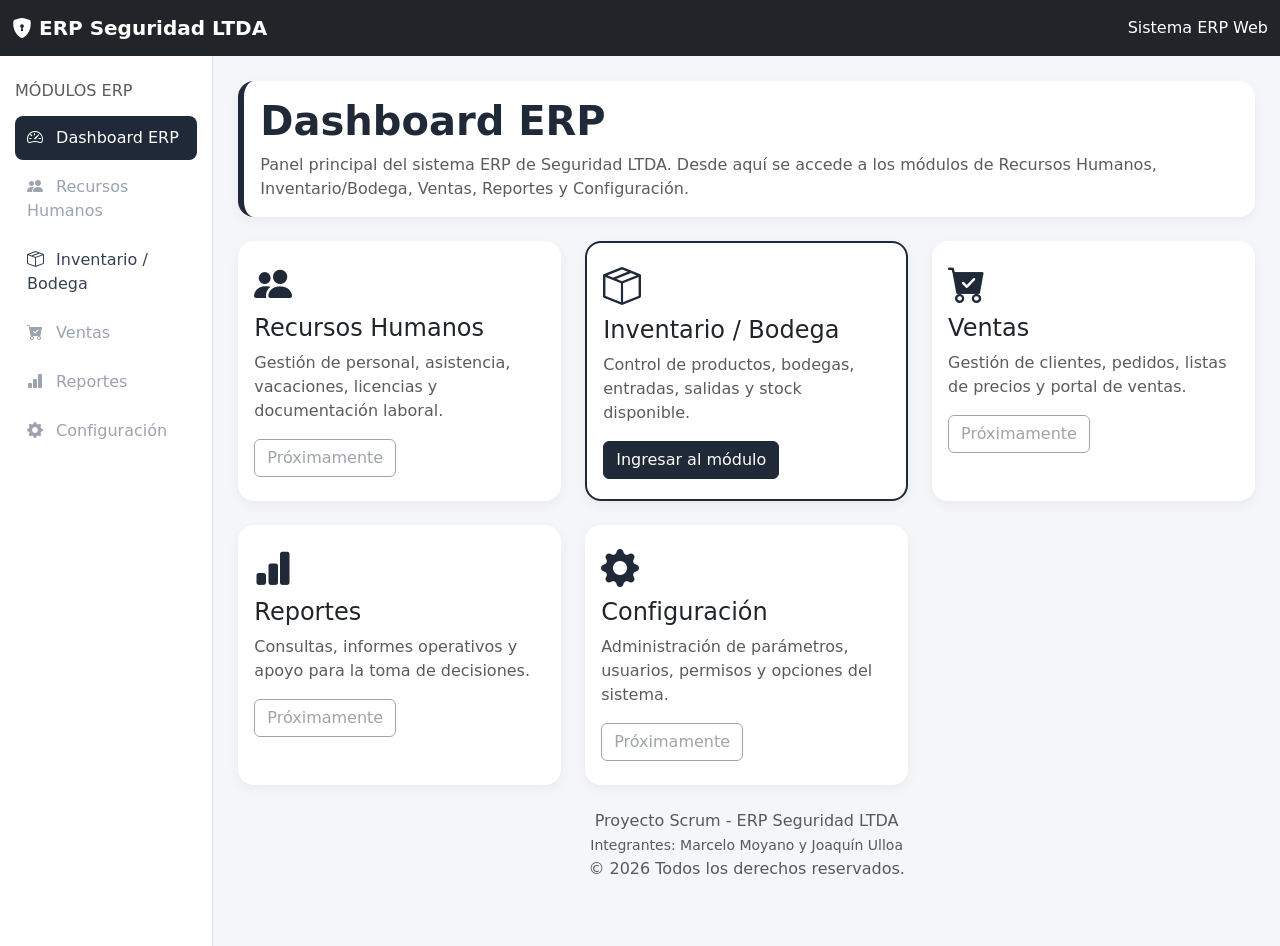
<file: index.html>
<!DOCTYPE html>
<html lang="es">
<head>
  <meta charset="UTF-8">
  <meta name="viewport" content="width=device-width, initial-scale=1.0">

  <title>ERP Seguridad LTDA - Dashboard</title>

  <!-- Bootstrap -->
  <link 
    href="https://cdn.jsdelivr.net/npm/bootstrap@5.3.3/dist/css/bootstrap.min.css" 
    rel="stylesheet"
  >

  <!-- Bootstrap Icons -->
  <link 
    href="https://cdn.jsdelivr.net/npm/bootstrap-icons@1.11.3/font/bootstrap-icons.css" 
    rel="stylesheet"
  >

  <!-- CSS propio -->
  <link rel="stylesheet" href="assets/css/estilos.css">
</head>

<body>

  <!-- NAVBAR SUPERIOR -->
  <nav class="navbar navbar-expand-lg navbar-dark bg-dark fixed-top">
    <div class="container-fluid">
      <a class="navbar-brand fw-bold" href="index.html">
        <i class="bi bi-shield-lock-fill"></i>
        ERP Seguridad LTDA
      </a>

      <span class="navbar-text text-white">
        Sistema ERP Web
      </span>
    </div>
  </nav>

  <div class="container-fluid">
    <div class="row">

      <!-- MENÚ LATERAL -->
      <aside class="col-md-3 col-lg-2 sidebar">
        <h6 class="text-uppercase text-muted mb-3">Módulos ERP</h6>

        <ul class="nav flex-column">

          <li class="nav-item">
            <a class="nav-link active" href="index.html">
              <i class="bi bi-speedometer2"></i>
              Dashboard ERP
            </a>
          </li>

          <li class="nav-item">
            <a class="nav-link disabled" href="#">
              <i class="bi bi-people-fill"></i>
              Recursos Humanos
            </a>
          </li>

          <li class="nav-item">
            <a class="nav-link" href="bodega.html">
              <i class="bi bi-box-seam"></i>
              Inventario / Bodega
            </a>
          </li>

          <li class="nav-item">
            <a class="nav-link disabled" href="#">
              <i class="bi bi-cart-check-fill"></i>
              Ventas
            </a>
          </li>

          <li class="nav-item">
            <a class="nav-link disabled" href="#">
              <i class="bi bi-bar-chart-fill"></i>
              Reportes
            </a>
          </li>

          <li class="nav-item">
            <a class="nav-link disabled" href="#">
              <i class="bi bi-gear-fill"></i>
              Configuración
            </a>
          </li>

        </ul>
      </aside>

      <!-- CONTENIDO PRINCIPAL -->
      <main class="col-md-9 col-lg-10 contenido-principal">

        <!-- ENCABEZADO -->
        <section class="mb-4">
          <div class="card tarjeta-principal">
            <div class="card-body">
              <h1 class="titulo-principal">Dashboard ERP</h1>

              <p class="text-muted mb-0">
                Panel principal del sistema ERP de Seguridad LTDA. 
                Desde aquí se accede a los módulos de Recursos Humanos, Inventario/Bodega, Ventas, Reportes y Configuración.
              </p>
            </div>
          </div>
        </section>

        <!-- TARJETAS DE MÓDULOS -->
        <section class="row g-4">

          <!-- Recursos Humanos -->
          <div class="col-md-6 col-xl-4">
            <div class="card tarjeta-modulo">
              <div class="card-body">
                <i class="bi bi-people-fill icono-modulo"></i>
                <h4>Recursos Humanos</h4>
                <p class="text-muted">
                  Gestión de personal, asistencia, vacaciones, licencias y documentación laboral.
                </p>
                <button class="btn btn-outline-secondary" disabled>
                  Próximamente
                </button>
              </div>
            </div>
          </div>

          <!-- Inventario / Bodega -->
          <div class="col-md-6 col-xl-4">
            <div class="card tarjeta-modulo modulo-activo">
              <div class="card-body">
                <i class="bi bi-box-seam icono-modulo"></i>
                <h4>Inventario / Bodega</h4>
                <p class="text-muted">
                  Control de productos, bodegas, entradas, salidas y stock disponible.
                </p>
                <a href="bodega.html" class="btn btn-primary">
                  Ingresar al módulo
                </a>
              </div>
            </div>
          </div>

          <!-- Ventas -->
          <div class="col-md-6 col-xl-4">
            <div class="card tarjeta-modulo">
              <div class="card-body">
                <i class="bi bi-cart-check-fill icono-modulo"></i>
                <h4>Ventas</h4>
                <p class="text-muted">
                  Gestión de clientes, pedidos, listas de precios y portal de ventas.
                </p>
                <button class="btn btn-outline-secondary" disabled>
                  Próximamente
                </button>
              </div>
            </div>
          </div>

          <!-- Reportes -->
          <div class="col-md-6 col-xl-4">
            <div class="card tarjeta-modulo">
              <div class="card-body">
                <i class="bi bi-bar-chart-fill icono-modulo"></i>
                <h4>Reportes</h4>
                <p class="text-muted">
                  Consultas, informes operativos y apoyo para la toma de decisiones.
                </p>
                <button class="btn btn-outline-secondary" disabled>
                  Próximamente
                </button>
              </div>
            </div>
          </div>

          <!-- Configuración -->
          <div class="col-md-6 col-xl-4">
            <div class="card tarjeta-modulo">
              <div class="card-body">
                <i class="bi bi-gear-fill icono-modulo"></i>
                <h4>Configuración</h4>
                <p class="text-muted">
                  Administración de parámetros, usuarios, permisos y opciones del sistema.
                </p>
                <button class="btn btn-outline-secondary" disabled>
                  Próximamente
                </button>
              </div>
            </div>
          </div>

        </section>

        <!-- PIE -->
        <footer class="text-center text-muted py-4">
          <p class="mb-0">
            Proyecto Scrum - ERP Seguridad LTDA
          </p>
          <small>
            Integrantes: Marcelo Moyano y Joaquín Ulloa
          </small>
          <p>&copy; 2026 Todos los derechos reservados.</p>
        </footer>

      </main>
    </div>
  </div>

  <!-- Bootstrap JS -->
  <script 
    src="https://cdn.jsdelivr.net/npm/bootstrap@5.3.3/dist/js/bootstrap.bundle.min.js">
  </script>

  <!-- JS propio -->
  <script src="assets/js/app.js"></script>
</body>
</html>
</file>
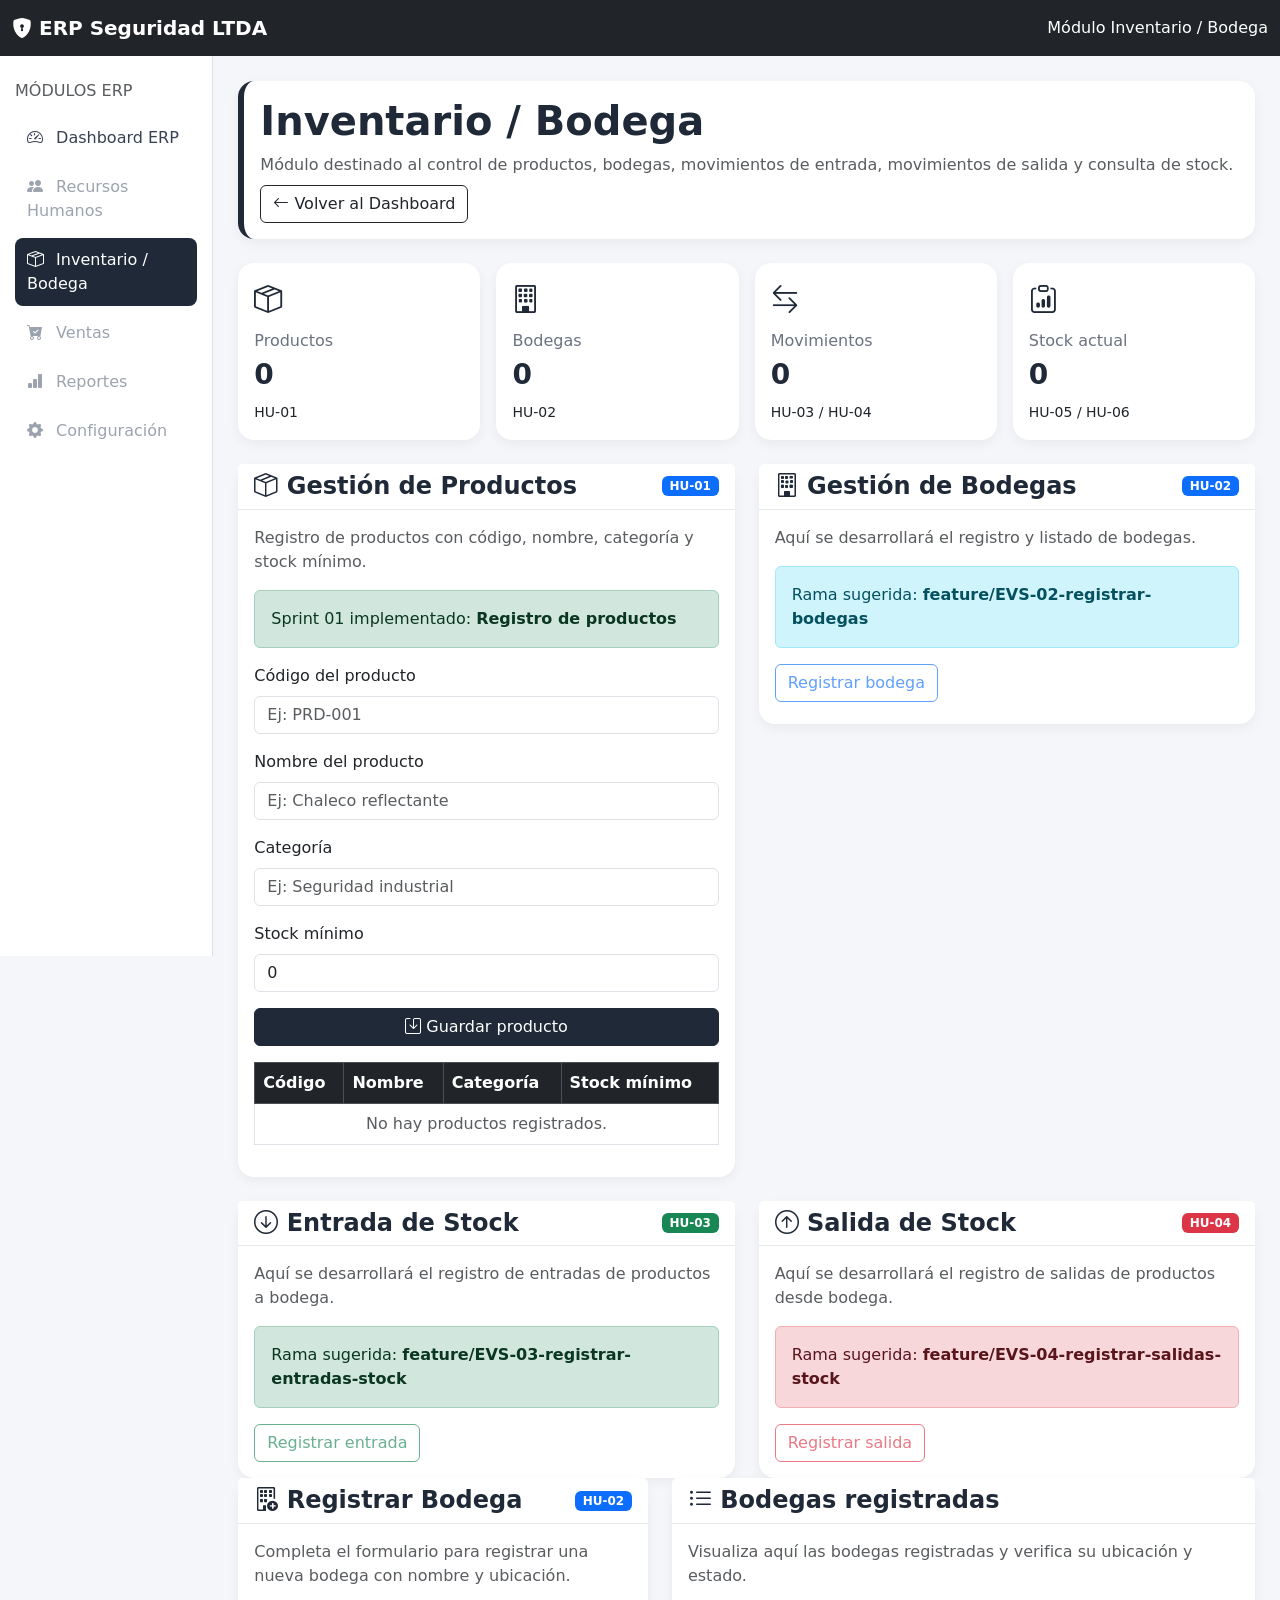
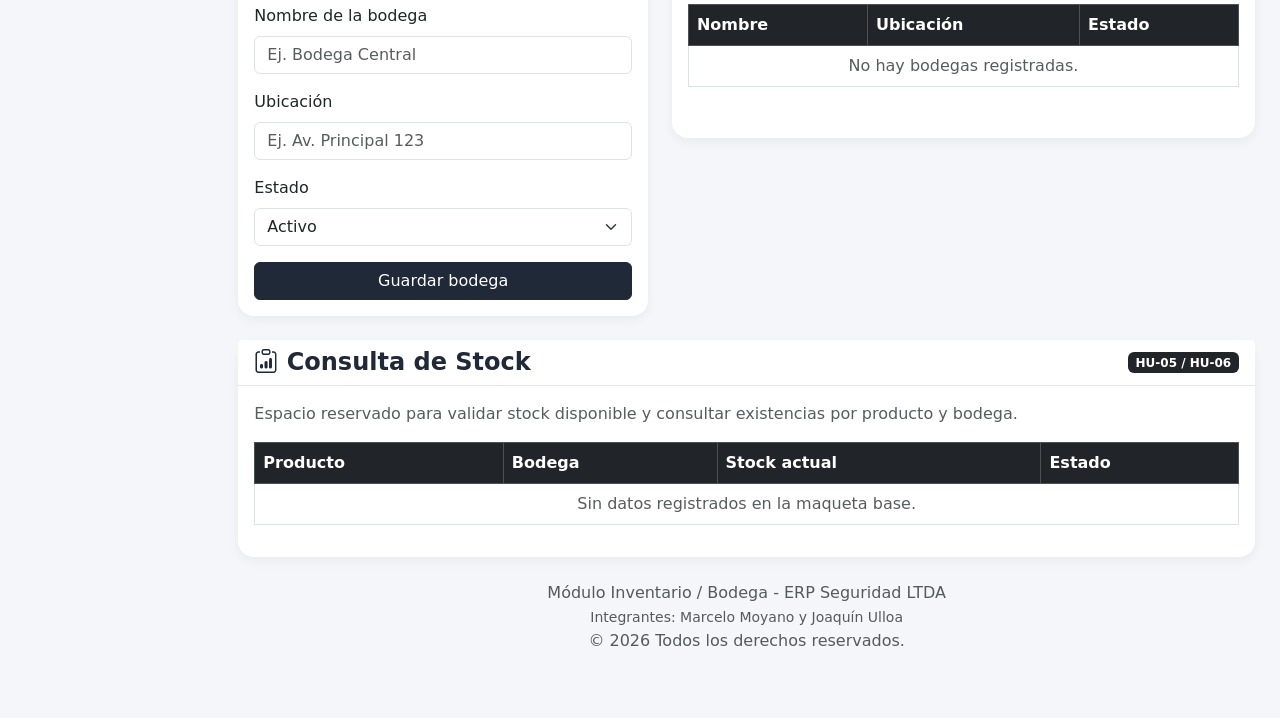
<file: bodega.html>
<!DOCTYPE html>
<html lang="es">
<head>
  <meta charset="UTF-8">
  <meta name="viewport" content="width=device-width, initial-scale=1.0">

  <title>ERP Seguridad LTDA - Inventario / Bodega</title>

  <!-- Bootstrap -->
  <link 
    href="https://cdn.jsdelivr.net/npm/bootstrap@5.3.3/dist/css/bootstrap.min.css" 
    rel="stylesheet"
  >

  <!-- Bootstrap Icons -->
  <link 
    href="https://cdn.jsdelivr.net/npm/bootstrap-icons@1.11.3/font/bootstrap-icons.css" 
    rel="stylesheet"
  >

  <!-- CSS propio -->
  <link rel="stylesheet" href="assets/css/estilos.css">
</head>

<body>

  <!-- NAVBAR SUPERIOR -->
  <nav class="navbar navbar-expand-lg navbar-dark bg-dark fixed-top">
    <div class="container-fluid">
      <a class="navbar-brand fw-bold" href="index.html">
        <i class="bi bi-shield-lock-fill"></i>
        ERP Seguridad LTDA
      </a>

      <span class="navbar-text text-white">
        Módulo Inventario / Bodega
      </span>
    </div>
  </nav>

  <div class="container-fluid">
    <div class="row">

      <!-- MENÚ LATERAL -->
      <aside class="col-md-3 col-lg-2 sidebar">
        <h6 class="text-uppercase text-muted mb-3">Módulos ERP</h6>

        <ul class="nav flex-column">

          <li class="nav-item">
            <a class="nav-link" href="index.html">
              <i class="bi bi-speedometer2"></i>
              Dashboard ERP
            </a>
          </li>

          <li class="nav-item">
            <a class="nav-link disabled" href="#">
              <i class="bi bi-people-fill"></i>
              Recursos Humanos
            </a>
          </li>

          <li class="nav-item">
            <a class="nav-link active" href="bodega.html">
              <i class="bi bi-box-seam"></i>
              Inventario / Bodega
            </a>
          </li>

          <li class="nav-item">
            <a class="nav-link disabled" href="#">
              <i class="bi bi-cart-check-fill"></i>
              Ventas
            </a>
          </li>

          <li class="nav-item">
            <a class="nav-link disabled" href="#">
              <i class="bi bi-bar-chart-fill"></i>
              Reportes
            </a>
          </li>

          <li class="nav-item">
            <a class="nav-link disabled" href="#">
              <i class="bi bi-gear-fill"></i>
              Configuración
            </a>
          </li>

        </ul>
      </aside>

      <!-- CONTENIDO PRINCIPAL -->
      <main class="col-md-9 col-lg-10 contenido-principal">

        <!-- ENCABEZADO -->
        <section class="mb-4">
          <div class="card tarjeta-principal">
            <div class="card-body">
              <div class="d-flex justify-content-between align-items-center flex-wrap gap-2">
                <div>
                  <h1 class="titulo-principal">Inventario / Bodega</h1>

                  <p class="text-muted mb-0">
                    Módulo destinado al control de productos, bodegas, movimientos de entrada, movimientos de salida y consulta de stock.
                  </p>
                </div>

                <a href="index.html" class="btn btn-outline-dark">
                  <i class="bi bi-arrow-left"></i>
                  Volver al Dashboard
                </a>
              </div>
            </div>
          </div>
        </section>

        <!-- TARJETAS RESUMEN DEL MÓDULO -->
        <section class="row g-3 mb-4">

          <div class="col-md-3">
            <div class="card tarjeta-resumen">
              <div class="card-body">
                <i class="bi bi-box-seam icono-resumen"></i>
                <h6>Productos</h6>
                <h3 id="contadorProductos">0</h3>
                <small>HU-01</small>
              </div>
            </div>
          </div>

          <div class="col-md-3">
            <div class="card tarjeta-resumen">
              <div class="card-body">
                <i class="bi bi-building icono-resumen"></i>
                <h6>Bodegas</h6>
                <h3 id="bodegaCount">0</h3>
                <small>HU-02</small>
              </div>
            </div>
          </div>

          <div class="col-md-3">
            <div class="card tarjeta-resumen">
              <div class="card-body">
                <i class="bi bi-arrow-left-right icono-resumen"></i>
                <h6>Movimientos</h6>
                <h3>0</h3>
                <small>HU-03 / HU-04</small>
              </div>
            </div>
          </div>

          <div class="col-md-3">
            <div class="card tarjeta-resumen">
              <div class="card-body">
                <i class="bi bi-clipboard-data icono-resumen"></i>
                <h6>Stock actual</h6>
                <h3>0</h3>
                <small>HU-05 / HU-06</small>
              </div>
            </div>
          </div>

        </section>

        <!-- SECCIONES DEL MÓDULO -->
        <section class="row g-4">

          <!-- PRODUCTOS - SPRINT 01 -->
          <div class="col-lg-6">
            <div class="card tarjeta-funcion">
              <div class="card-header encabezado-seccion">
                <h4>
                  <i class="bi bi-box-seam"></i>
                  Gestión de Productos
                </h4>
                <span class="badge bg-primary">HU-01</span>
              </div>

              <div class="card-body">
                <p class="text-muted">
                  Registro de productos con código, nombre, categoría y stock mínimo.
                </p>

                <div class="alert alert-success">
                  Sprint 01 implementado:
                  <strong>Registro de productos</strong>
                </div>

                <form id="formProducto" class="mb-3">

                  <div class="mb-3">
                    <label for="codigoProducto" class="form-label">Código del producto</label>
                    <input 
                      type="text" 
                      class="form-control" 
                      id="codigoProducto" 
                      placeholder="Ej: PRD-001"
                      required
                    >
                  </div>

                  <div class="mb-3">
                    <label for="nombreProducto" class="form-label">Nombre del producto</label>
                    <input 
                      type="text" 
                      class="form-control" 
                      id="nombreProducto" 
                      placeholder="Ej: Chaleco reflectante"
                      required
                    >
                  </div>

                  <div class="mb-3">
                    <label for="categoriaProducto" class="form-label">Categoría</label>
                    <input 
                      type="text" 
                      class="form-control" 
                      id="categoriaProducto" 
                      placeholder="Ej: Seguridad industrial"
                      required
                    >
                  </div>

                  <div class="mb-3">
                    <label for="stockMinimoProducto" class="form-label">Stock mínimo</label>
                    <input 
                      type="number" 
                      class="form-control" 
                      id="stockMinimoProducto" 
                      min="0"
                      value="0"
                      required
                    >
                  </div>

                  <button type="submit" class="btn btn-primary w-100">
                    <i class="bi bi-save"></i>
                    Guardar producto
                  </button>
                </form>

                <div id="mensajeProducto" class="alert d-none" role="alert"></div>

                <div class="table-responsive">
                  <table class="table table-bordered table-hover align-middle">
                    <thead class="table-dark">
                      <tr>
                        <th>Código</th>
                        <th>Nombre</th>
                        <th>Categoría</th>
                        <th>Stock mínimo</th>
                      </tr>
                    </thead>

                    <tbody id="tablaProductos">
                      <tr>
                        <td colspan="4" class="text-center text-muted">
                          No hay productos registrados.
                        </td>
                      </tr>
                    </tbody>
                  </table>
                </div>

              </div>
            </div>
          </div>

          <!-- BODEGAS -->
          <div class="col-lg-6">
            <div class="card tarjeta-funcion">
              <div class="card-header encabezado-seccion">
                <h4>
                  <i class="bi bi-building"></i>
                  Gestión de Bodegas
                </h4>
                <span class="badge bg-primary">HU-02</span>
              </div>

              <div class="card-body">
                <p class="text-muted">
                  Aquí se desarrollará el registro y listado de bodegas.
                </p>

                <div class="alert alert-info">
                  Rama sugerida:
                  <strong>feature/EVS-02-registrar-bodegas</strong>
                </div>

                <button class="btn btn-outline-primary" disabled>
                  Registrar bodega
                </button>
              </div>
            </div>
          </div>

          <!-- ENTRADAS -->
          <div class="col-lg-6">
            <div class="card tarjeta-funcion">
              <div class="card-header encabezado-seccion">
                <h4>
                  <i class="bi bi-arrow-down-circle"></i>
                  Entrada de Stock
                </h4>
                <span class="badge bg-success">HU-03</span>
              </div>

              <div class="card-body">
                <p class="text-muted">
                  Aquí se desarrollará el registro de entradas de productos a bodega.
                </p>

                <div class="alert alert-success">
                  Rama sugerida:
                  <strong>feature/EVS-03-registrar-entradas-stock</strong>
                </div>

                <button class="btn btn-outline-success" disabled>
                  Registrar entrada
                </button>
              </div>
            </div>
          </div>

          <!-- SALIDAS -->
          <div class="col-lg-6">
            <div class="card tarjeta-funcion">
              <div class="card-header encabezado-seccion">
                <h4>
                  <i class="bi bi-arrow-up-circle"></i>
                  Salida de Stock
                </h4>
                <span class="badge bg-danger">HU-04</span>
              </div>

              <div class="card-body">
                <p class="text-muted">
                  Aquí se desarrollará el registro de salidas de productos desde bodega.
                </p>

                <div class="alert alert-danger">
                  Rama sugerida:
                  <strong>feature/EVS-04-registrar-salidas-stock</strong>
                </div>

                <button class="btn btn-outline-danger" disabled>
                  Registrar salida
                </button>
              </div>
            </div>
          </div>

        </section>

        <!-- REGISTRO DE BODEGAS -->
        <section class="row g-4 mb-4">

          <div class="col-lg-5">
            <div class="card tarjeta-funcion">
              <div class="card-header encabezado-seccion">
                <h4>
                  <i class="bi bi-building-add"></i>
                  Registrar Bodega
                </h4>
                <span class="badge bg-primary">HU-02</span>
              </div>

              <div class="card-body">
                <p class="text-muted">
                  Completa el formulario para registrar una nueva bodega con nombre y ubicación.
                </p>

                <form id="bodegaForm" class="needs-validation" novalidate>
                  <div class="mb-3">
                    <label for="bodegaNombre" class="form-label">Nombre de la bodega</label>
                    <input type="text" class="form-control" id="bodegaNombre" placeholder="Ej. Bodega Central" required>
                    <div class="invalid-feedback">
                      El nombre de la bodega es obligatorio.
                    </div>
                  </div>

                  <div class="mb-3">
                    <label for="bodegaUbicacion" class="form-label">Ubicación</label>
                    <input type="text" class="form-control" id="bodegaUbicacion" placeholder="Ej. Av. Principal 123" required>
                    <div class="invalid-feedback">
                      La ubicación es obligatoria.
                    </div>
                  </div>

                  <div class="mb-3">
                    <label for="bodegaEstado" class="form-label">Estado</label>
                    <select id="bodegaEstado" class="form-select">
                      <option value="Activo">Activo</option>
                      <option value="Inactivo">Inactivo</option>
                    </select>
                  </div>

                  <button class="btn btn-primary w-100" type="submit">
                    Guardar bodega
                  </button>
                </form>
              </div>
            </div>
          </div>

          <div class="col-lg-7">
            <div class="card tarjeta-funcion">
              <div class="card-header encabezado-seccion">
                <h4>
                  <i class="bi bi-list-ul"></i>
                  Bodegas registradas
                </h4>
              </div>

              <div class="card-body">
                <p class="text-muted">
                  Visualiza aquí las bodegas registradas y verifica su ubicación y estado.
                </p>

                <div class="table-responsive">
                  <table class="table table-bordered table-hover align-middle">
                    <thead class="table-dark">
                      <tr>
                        <th>Nombre</th>
                        <th>Ubicación</th>
                        <th>Estado</th>
                      </tr>
                    </thead>
                    <tbody id="bodegaTableBody">
                      <tr>
                        <td colspan="3" class="text-center text-muted">
                          No hay bodegas registradas.
                        </td>
                      </tr>
                    </tbody>
                  </table>
                </div>
              </div>
            </div>
          </div>

        </section>

        <!-- STOCK -->
        <section class="mt-4">
          <div class="card">
            <div class="card-header encabezado-seccion">
              <h4>
                <i class="bi bi-clipboard-data"></i>
                Consulta de Stock
              </h4>
              <span class="badge bg-dark">HU-05 / HU-06</span>
            </div>

            <div class="card-body">
              <p class="text-muted">
                Espacio reservado para validar stock disponible y consultar existencias por producto y bodega.
              </p>

              <div class="table-responsive">
                <table class="table table-bordered table-hover">
                  <thead class="table-dark">
                    <tr>
                      <th>Producto</th>
                      <th>Bodega</th>
                      <th>Stock actual</th>
                      <th>Estado</th>
                    </tr>
                  </thead>

                  <tbody>
                    <tr>
                      <td colspan="4" class="text-center text-muted">
                        Sin datos registrados en la maqueta base.
                      </td>
                    </tr>
                  </tbody>
                </table>
              </div>

            </div>
          </div>
        </section>

        <!-- PIE -->
        <footer class="text-center text-muted py-4">
          <p class="mb-0">
            Módulo Inventario / Bodega - ERP Seguridad LTDA
          </p>
          <small>
            Integrantes: Marcelo Moyano y Joaquín Ulloa
          </small>
          <p>&copy; 2026 Todos los derechos reservados.</p>
        </footer>

      </main>
    </div>
  </div>

  <!-- Bootstrap JS -->
  <script 
    src="https://cdn.jsdelivr.net/npm/bootstrap@5.3.3/dist/js/bootstrap.bundle.min.js">
  </script>

  <!-- LÓGICA SPRINT 01: REGISTRO DE PRODUCTOS -->
  <script>
    /*
      HU-01: Registrar productos

      Como encargado de bodega, quiero registrar productos con código,
      nombre, categoría y stock mínimo, para mantener un control ordenado
      de los artículos disponibles en la empresa.
    */

    let productos = JSON.parse(localStorage.getItem("productosERP")) || [];

    const formProducto = document.getElementById("formProducto");
    const codigoProducto = document.getElementById("codigoProducto");
    const nombreProducto = document.getElementById("nombreProducto");
    const categoriaProducto = document.getElementById("categoriaProducto");
    const stockMinimoProducto = document.getElementById("stockMinimoProducto");

    const tablaProductos = document.getElementById("tablaProductos");
    const contadorProductos = document.getElementById("contadorProductos");
    const mensajeProducto = document.getElementById("mensajeProducto");

    function guardarProductos() {
      localStorage.setItem("productosERP", JSON.stringify(productos));
    }

    function mostrarMensajeProducto(texto, tipo) {
      mensajeProducto.className = `alert alert-${tipo}`;
      mensajeProducto.textContent = texto;

      setTimeout(() => {
        mensajeProducto.className = "alert d-none";
        mensajeProducto.textContent = "";
      }, 3000);
    }

    function existeCodigoProducto(codigo) {
      return productos.some((producto) => {
        return producto.codigo.toLowerCase() === codigo.toLowerCase();
      });
    }

    function actualizarTablaProductos() {
      tablaProductos.innerHTML = "";

      if (productos.length === 0) {
        tablaProductos.innerHTML = `
          <tr>
            <td colspan="4" class="text-center text-muted">
              No hay productos registrados.
            </td>
          </tr>
        `;
      } else {
        productos.forEach((producto) => {
          tablaProductos.innerHTML += `
            <tr>
              <td>${producto.codigo}</td>
              <td>${producto.nombre}</td>
              <td>${producto.categoria}</td>
              <td>${producto.stockMinimo}</td>
            </tr>
          `;
        });
      }

      contadorProductos.textContent = productos.length;
    }

    formProducto.addEventListener("submit", function(evento) {
      evento.preventDefault();

      const codigo = codigoProducto.value.trim();
      const nombre = nombreProducto.value.trim();
      const categoria = categoriaProducto.value.trim();
      const stockMinimo = parseInt(stockMinimoProducto.value);

      if (codigo === "" || nombre === "" || categoria === "") {
        mostrarMensajeProducto("Debe completar todos los campos obligatorios.", "danger");
        return;
      }

      if (isNaN(stockMinimo) || stockMinimo < 0) {
        mostrarMensajeProducto("El stock mínimo debe ser un número igual o mayor a 0.", "danger");
        return;
      }

      if (existeCodigoProducto(codigo)) {
        mostrarMensajeProducto("Ya existe un producto registrado con ese código.", "warning");
        return;
      }

      const nuevoProducto = {
        codigo: codigo,
        nombre: nombre,
        categoria: categoria,
        stockMinimo: stockMinimo
      };

      productos.push(nuevoProducto);
      guardarProductos();
      actualizarTablaProductos();

      formProducto.reset();
      stockMinimoProducto.value = 0;

      mostrarMensajeProducto("Producto registrado correctamente.", "success");
    });

    actualizarTablaProductos();
  </script>

</body>
</html>
</file>
<file: assets/css/estilos.css>
body {
  background-color: #f4f6f9;
  padding-top: 56px;
}

/* Menú lateral */
.sidebar {
  min-height: 100vh;
  background-color: #ffffff;
  border-right: 1px solid #dee2e6;
  padding: 25px 15px;
  position: fixed;
  top: 56px;
  left: 0;
}

.sidebar .nav-link {
  color: #374151;
  font-weight: 500;
  padding: 10px 12px;
  border-radius: 8px;
  margin-bottom: 5px;
}

.sidebar .nav-link:hover,
.sidebar .nav-link.active {
  background-color: #1f2937;
  color: #ffffff;
}

.sidebar .nav-link.disabled {
  color: #9ca3af;
  pointer-events: none;
}

.sidebar .nav-link i {
  margin-right: 8px;
}

/* Contenido */
.contenido-principal {
  margin-left: 16.666667%;
  padding: 25px;
}

.titulo-principal {
  font-weight: 700;
  color: #1f2937;
}

/* Tarjetas */
.card {
  border: none;
  border-radius: 16px;
  box-shadow: 0 4px 12px rgba(0, 0, 0, 0.05);
}

.tarjeta-principal {
  border-left: 6px solid #1f2937;
}

.tarjeta-modulo {
  min-height: 260px;
  transition: 0.2s ease-in-out;
}

.tarjeta-modulo:hover {
  transform: translateY(-4px);
}

.modulo-activo {
  border: 2px solid #1f2937;
}

.icono-modulo {
  font-size: 38px;
  color: #1f2937;
  margin-bottom: 12px;
}

.tarjeta-resumen {
  min-height: 150px;
}

.tarjeta-resumen h6 {
  color: #6b7280;
  margin-top: 10px;
}

.tarjeta-resumen h3 {
  font-weight: 700;
  color: #1f2937;
}

.icono-resumen {
  font-size: 28px;
  color: #1f2937;
}

.tarjeta-funcion {
  min-height: 260px;
}

.encabezado-seccion {
  background-color: #ffffff;
  border-bottom: 1px solid #e5e7eb;
  display: flex;
  justify-content: space-between;
  align-items: center;
}

.encabezado-seccion h4 {
  margin: 0;
  color: #1f2937;
  font-weight: 700;
}

/* Botones */
.btn-primary {
  background-color: #1f2937;
  border-color: #1f2937;
}

.btn-primary:hover {
  background-color: #111827;
  border-color: #111827;
}

/* Responsive */
@media (max-width: 767px) {
  .sidebar {
    position: static;
    min-height: auto;
    border-right: none;
    border-bottom: 1px solid #dee2e6;
  }

  .contenido-principal {
    margin-left: 0;
    padding: 15px;
  }

  .encabezado-seccion {
    flex-direction: column;
    align-items: flex-start;
    gap: 10px;
  }
}
</file>
